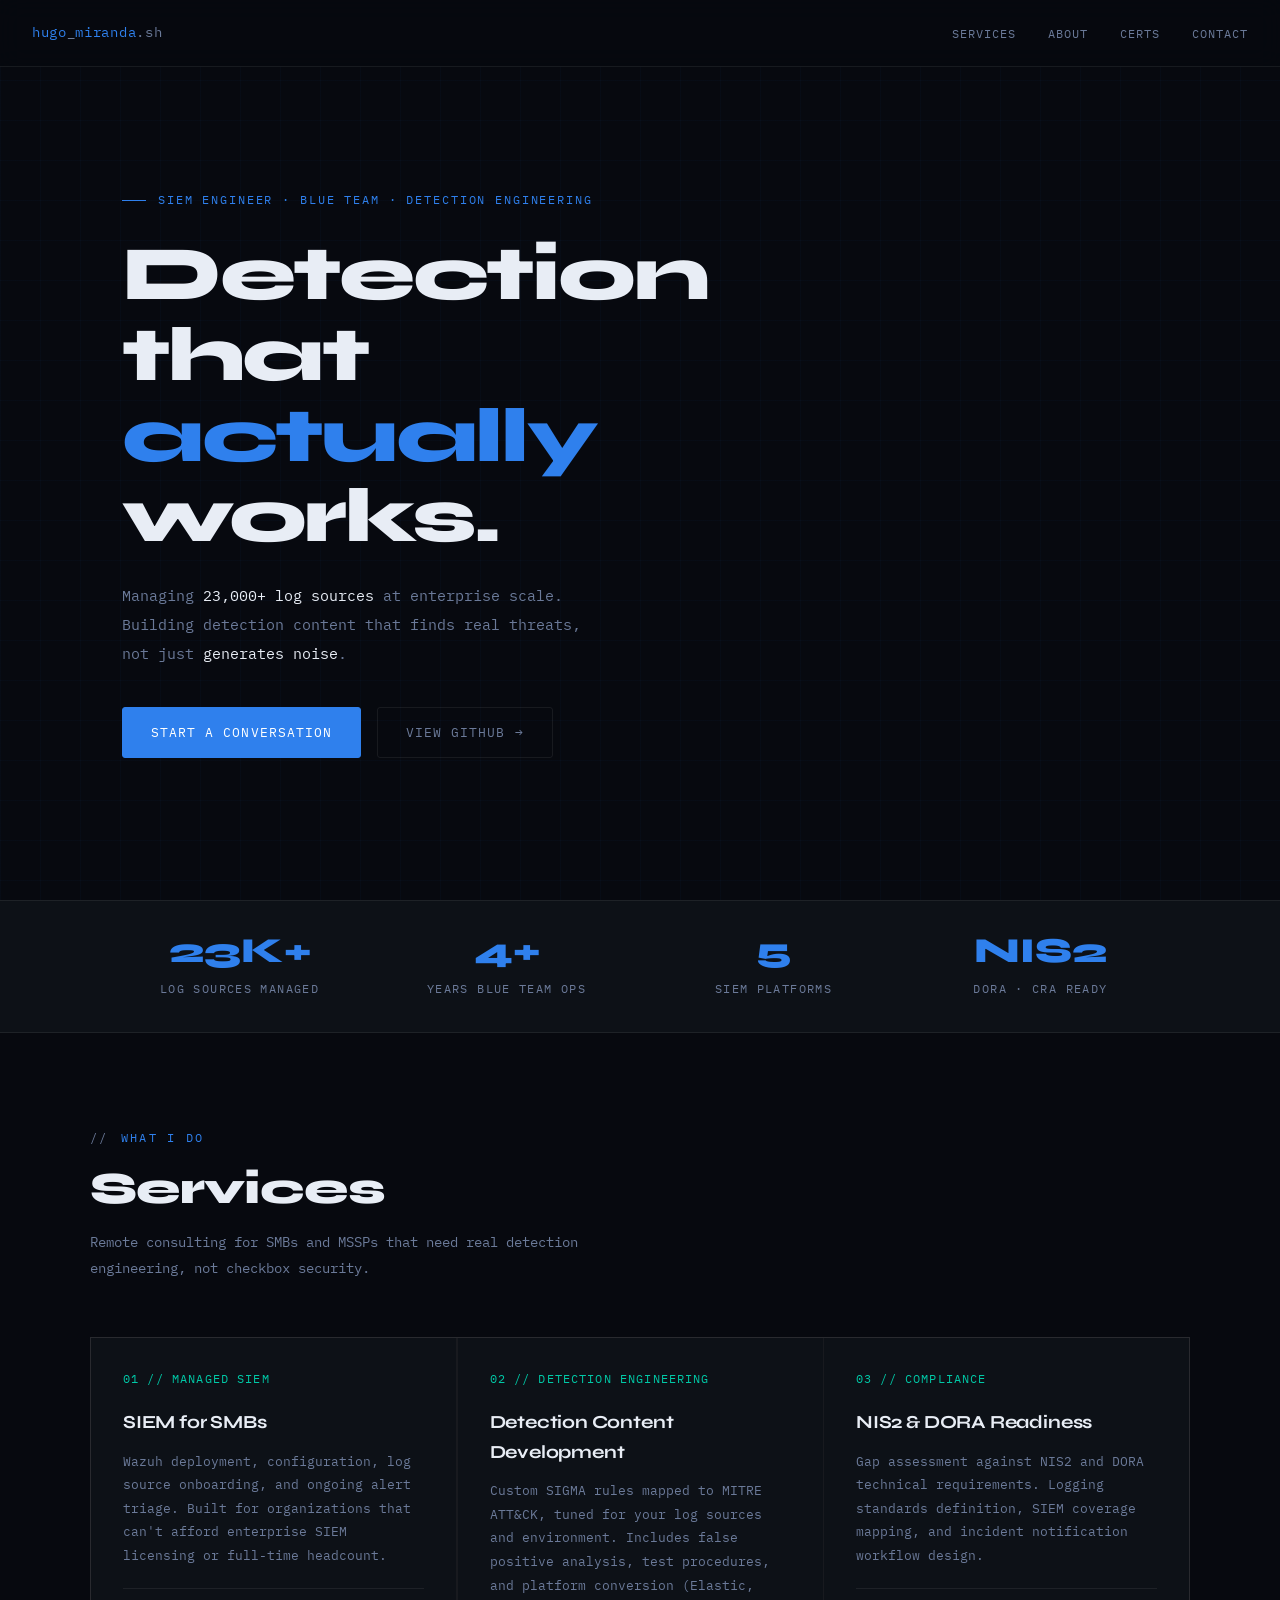
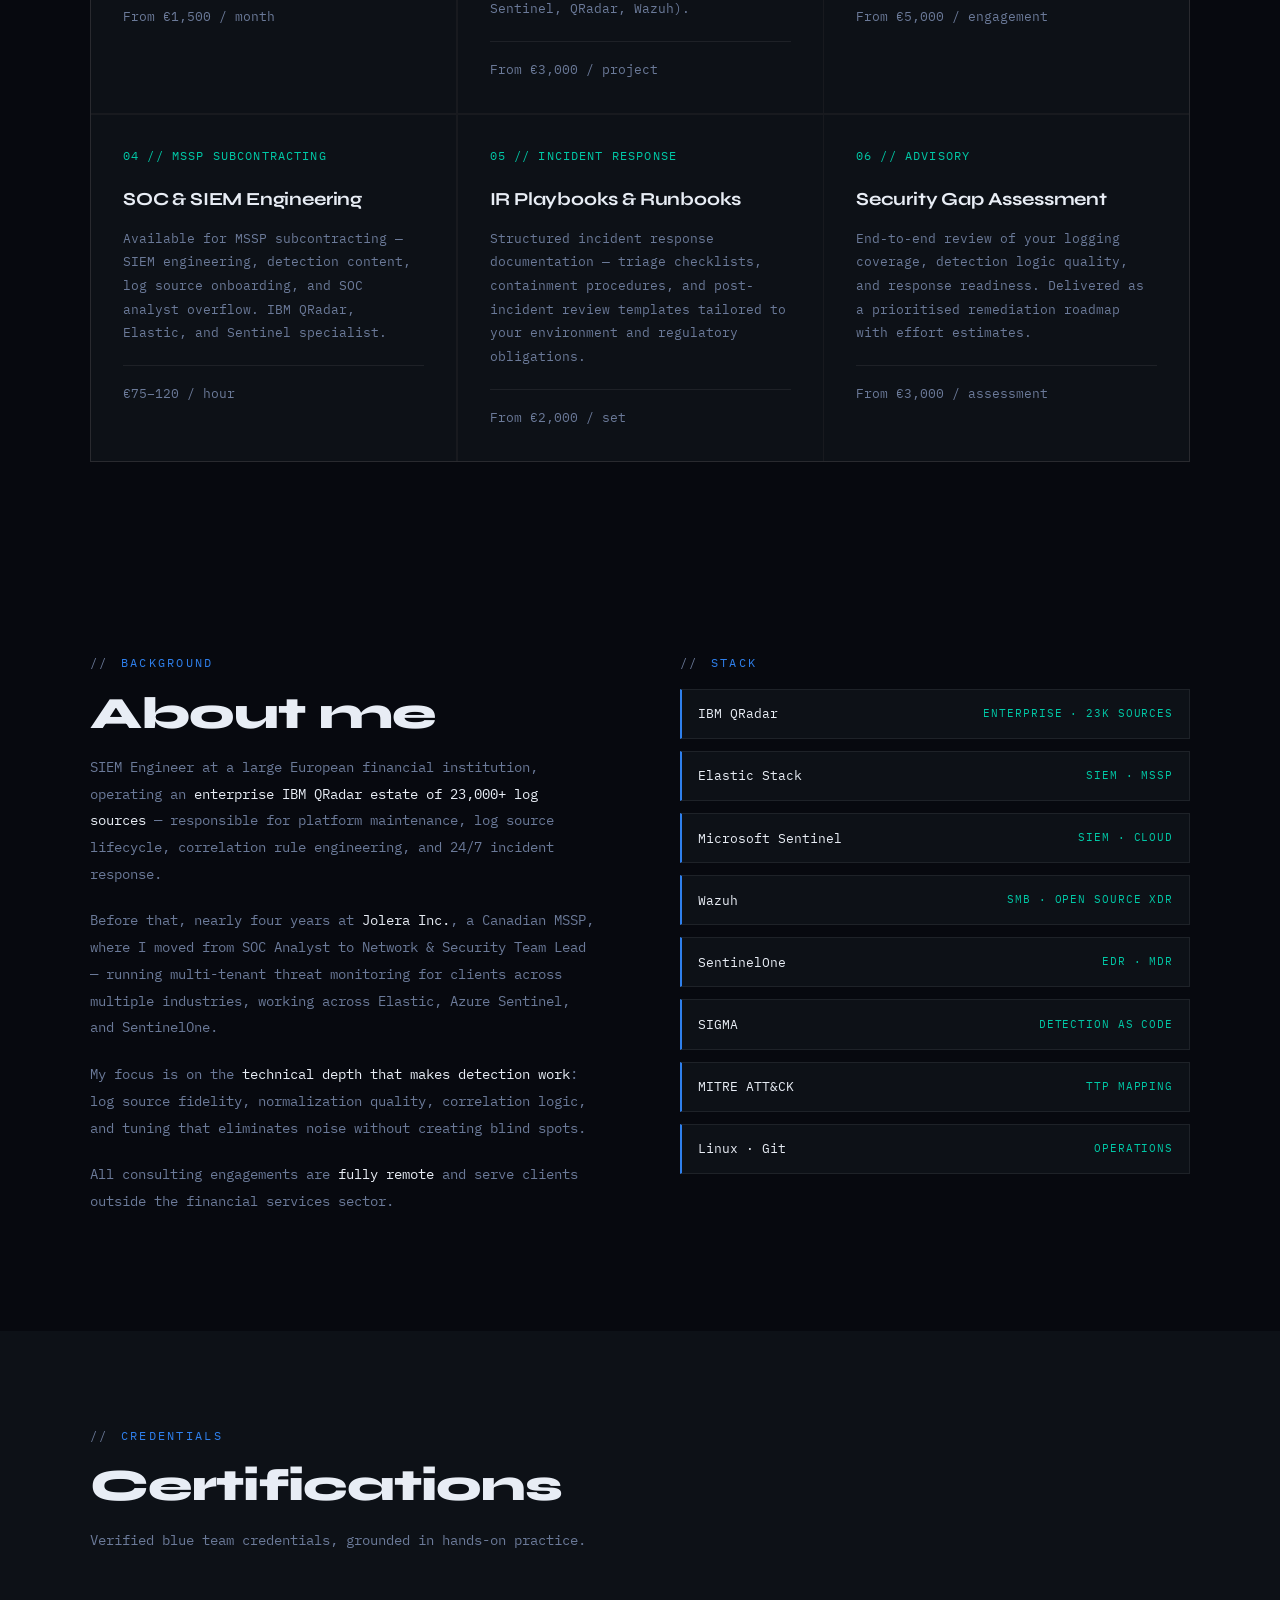
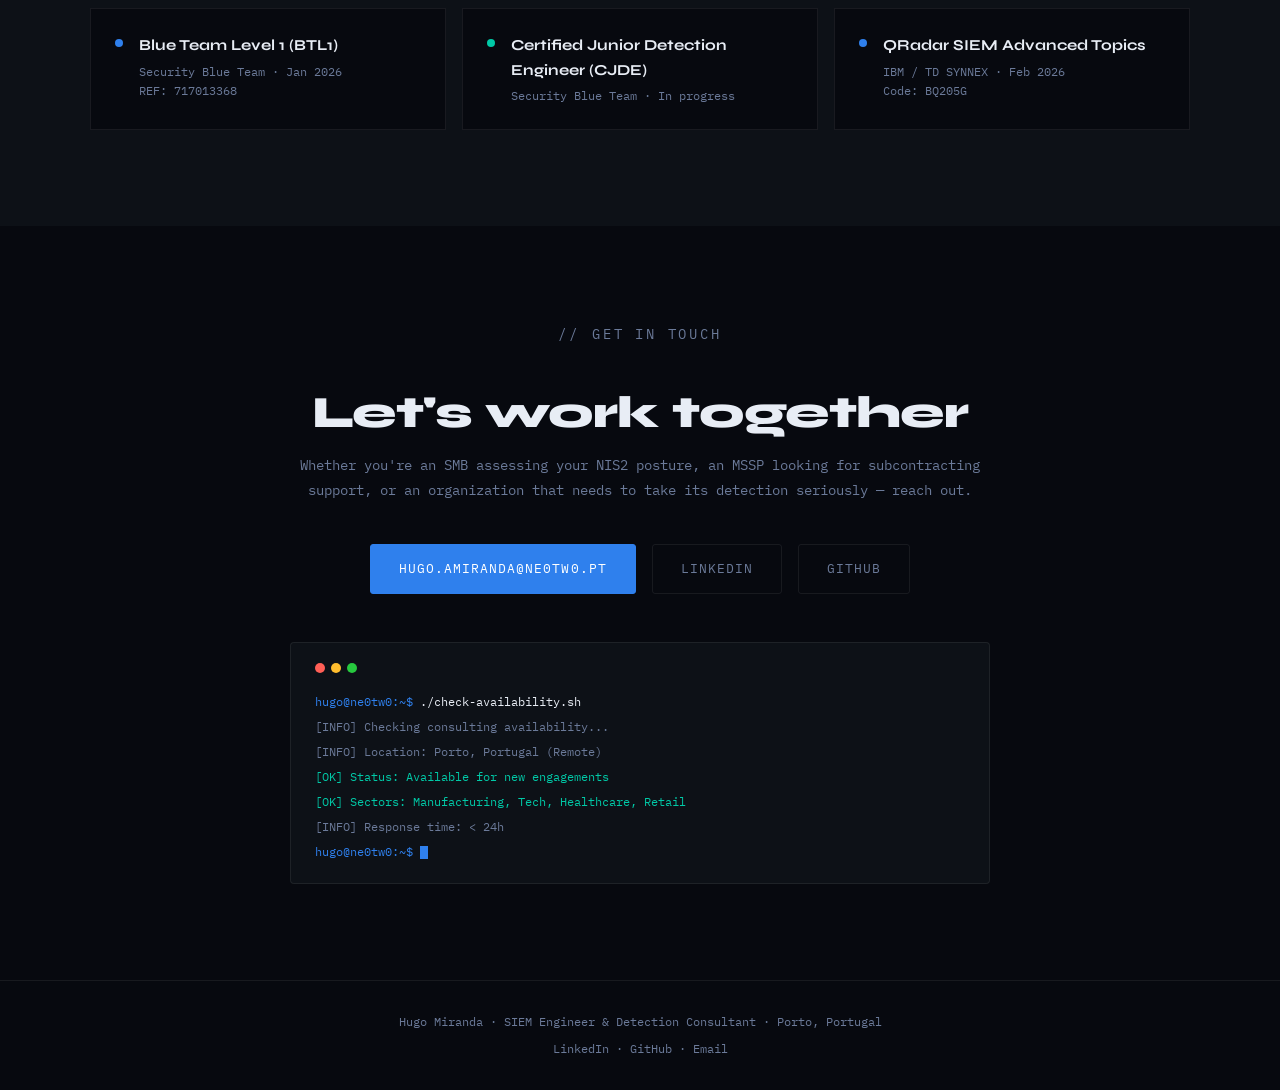
<file: index.html>
<!DOCTYPE html>
<html lang="en">
<head>
<meta charset="UTF-8">
<meta name="viewport" content="width=device-width, initial-scale=1.0">
<title>Hugo Miranda — SIEM Engineer & Detection Engineering</title>
<meta name="description" content="SIEM Engineer and Detection Engineering consultant. NIS2/DORA compliance, SIEM architecture for SMBs, and detection-as-code.">
<link rel="preconnect" href="https://fonts.googleapis.com">
<link href="https://fonts.googleapis.com/css2?family=Syne:wght@400;600;700;800&family=IBM+Plex+Mono:wght@300;400;500&display=swap" rel="stylesheet">
<style>
  *, *::before, *::after { box-sizing: border-box; margin: 0; padding: 0; }

  :root {
    --bg: #07090F;
    --bg2: #0D1117;
    --bg3: #131820;
    --accent: #2F80ED;
    --accent2: #00C9A7;
    --text: #E8EDF5;
    --muted: #6B7A99;
    --border: rgba(255,255,255,0.07);
    --mono: 'IBM Plex Mono', monospace;
    --display: 'Syne', sans-serif;
  }

  html { scroll-behavior: smooth; }

  body {
    background: var(--bg);
    color: var(--text);
    font-family: var(--display);
    line-height: 1.6;
    overflow-x: hidden;
  }

  /* Grid texture overlay */
  body::before {
    content: '';
    position: fixed;
    inset: 0;
    background-image:
      linear-gradient(rgba(47,128,237,0.03) 1px, transparent 1px),
      linear-gradient(90deg, rgba(47,128,237,0.03) 1px, transparent 1px);
    background-size: 40px 40px;
    pointer-events: none;
    z-index: 0;
  }

  /* NAV */
  nav {
    position: fixed;
    top: 0; left: 0; right: 0;
    z-index: 100;
    padding: 1.25rem 2rem;
    display: flex;
    justify-content: space-between;
    align-items: center;
    border-bottom: 1px solid var(--border);
    background: rgba(7,9,15,0.85);
    backdrop-filter: blur(12px);
  }

  .nav-logo {
    font-family: var(--mono);
    font-size: 0.85rem;
    color: var(--accent);
    letter-spacing: 0.05em;
    text-decoration: none;
  }

  .nav-logo span { color: var(--muted); }

  .nav-links {
    display: flex;
    gap: 2rem;
    list-style: none;
  }

  .nav-links a {
    font-family: var(--mono);
    font-size: 0.78rem;
    color: var(--muted);
    text-decoration: none;
    letter-spacing: 0.08em;
    text-transform: uppercase;
    transition: color 0.2s;
  }

  .nav-links a:hover { color: var(--text); }

  /* HERO */
  .hero {
    position: relative;
    min-height: 100vh;
    display: flex;
    align-items: center;
    padding: 8rem 2rem 5rem;
    max-width: 1100px;
    margin: 0 auto;
    z-index: 1;
  }

  .hero-content { max-width: 700px; }

  .hero-tag {
    font-family: var(--mono);
    font-size: 0.78rem;
    color: var(--accent);
    letter-spacing: 0.15em;
    text-transform: uppercase;
    margin-bottom: 1.5rem;
    display: flex;
    align-items: center;
    gap: 0.75rem;
  }

  .hero-tag::before {
    content: '';
    display: inline-block;
    width: 24px;
    height: 1px;
    background: var(--accent);
  }

  h1 {
    font-size: clamp(2.8rem, 6vw, 5rem);
    font-weight: 800;
    line-height: 1.05;
    letter-spacing: -0.03em;
    margin-bottom: 1.5rem;
  }

  h1 em {
    font-style: normal;
    color: var(--accent);
    position: relative;
  }

  .hero-sub {
    font-family: var(--mono);
    font-size: 0.95rem;
    color: var(--muted);
    line-height: 1.9;
    max-width: 560px;
    margin-bottom: 2.5rem;
  }

  .hero-sub strong {
    color: var(--text);
    font-weight: 400;
  }

  .hero-cta {
    display: flex;
    gap: 1rem;
    flex-wrap: wrap;
  }

  .btn {
    font-family: var(--mono);
    font-size: 0.82rem;
    letter-spacing: 0.08em;
    text-transform: uppercase;
    text-decoration: none;
    padding: 0.85rem 1.75rem;
    border-radius: 3px;
    transition: all 0.2s;
    display: inline-block;
  }

  .btn-primary {
    background: var(--accent);
    color: #fff;
    border: 1px solid var(--accent);
  }

  .btn-primary:hover {
    background: transparent;
    color: var(--accent);
  }

  .btn-ghost {
    background: transparent;
    color: var(--muted);
    border: 1px solid var(--border);
  }

  .btn-ghost:hover {
    border-color: var(--muted);
    color: var(--text);
  }

  /* STATS BAR */
  .stats {
    position: relative;
    z-index: 1;
    border-top: 1px solid var(--border);
    border-bottom: 1px solid var(--border);
    background: var(--bg2);
  }

  .stats-inner {
    max-width: 1100px;
    margin: 0 auto;
    padding: 2rem;
    display: grid;
    grid-template-columns: repeat(auto-fit, minmax(180px, 1fr));
    gap: 2rem;
  }

  .stat { text-align: center; }

  .stat-number {
    font-size: 2.2rem;
    font-weight: 800;
    color: var(--accent);
    display: block;
    line-height: 1;
    margin-bottom: 0.4rem;
  }

  .stat-label {
    font-family: var(--mono);
    font-size: 0.72rem;
    color: var(--muted);
    text-transform: uppercase;
    letter-spacing: 0.12em;
  }

  /* SECTION COMMON */
  section {
    position: relative;
    z-index: 1;
    padding: 6rem 2rem;
  }

  .section-inner { max-width: 1100px; margin: 0 auto; }

  .section-label {
    font-family: var(--mono);
    font-size: 0.72rem;
    color: var(--accent);
    letter-spacing: 0.2em;
    text-transform: uppercase;
    margin-bottom: 1rem;
    display: flex;
    align-items: center;
    gap: 0.75rem;
  }

  .section-label::before {
    content: '//';
    color: var(--muted);
  }

  h2 {
    font-size: clamp(1.8rem, 3.5vw, 2.8rem);
    font-weight: 800;
    letter-spacing: -0.02em;
    line-height: 1.1;
    margin-bottom: 1rem;
  }

  .section-desc {
    font-family: var(--mono);
    font-size: 0.9rem;
    color: var(--muted);
    max-width: 500px;
    line-height: 1.8;
    margin-bottom: 3.5rem;
  }

  /* SERVICES */
  .services-grid {
    display: grid;
    grid-template-columns: repeat(auto-fit, minmax(280px, 1fr));
    gap: 1.5px;
    background: var(--border);
    border: 1px solid var(--border);
  }

  .service-card {
    background: var(--bg2);
    padding: 2rem;
    transition: background 0.2s;
    position: relative;
    overflow: hidden;
  }

  .service-card::before {
    content: '';
    position: absolute;
    top: 0; left: 0; right: 0;
    height: 2px;
    background: var(--accent);
    transform: scaleX(0);
    transform-origin: left;
    transition: transform 0.3s;
  }

  .service-card:hover { background: var(--bg3); }
  .service-card:hover::before { transform: scaleX(1); }

  .service-icon {
    font-family: var(--mono);
    font-size: 0.72rem;
    color: var(--accent2);
    letter-spacing: 0.1em;
    margin-bottom: 1.25rem;
    display: block;
  }

  .service-card h3 {
    font-size: 1.15rem;
    font-weight: 700;
    margin-bottom: 0.75rem;
    letter-spacing: -0.01em;
  }

  .service-card p {
    font-family: var(--mono);
    font-size: 0.82rem;
    color: var(--muted);
    line-height: 1.8;
  }

  .service-price {
    font-family: var(--mono);
    font-size: 0.75rem;
    color: var(--accent);
    margin-top: 1.25rem;
    padding-top: 1rem;
    border-top: 1px solid var(--border);
  }

  /* ABOUT */
  .about-grid {
    display: grid;
    grid-template-columns: 1fr 1fr;
    gap: 5rem;
    align-items: start;
  }

  @media(max-width: 720px) {
    .about-grid { grid-template-columns: 1fr; gap: 3rem; }
    .nav-links { display: none; }
  }

  .about-text p {
    font-family: var(--mono);
    font-size: 0.88rem;
    color: var(--muted);
    line-height: 1.9;
    margin-bottom: 1.25rem;
  }

  .about-text p strong { color: var(--text); font-weight: 400; }

  .stack-list {
    display: flex;
    flex-direction: column;
    gap: 0.75rem;
  }

  .stack-item {
    display: flex;
    align-items: center;
    justify-content: space-between;
    padding: 0.85rem 1rem;
    border: 1px solid var(--border);
    border-left: 2px solid var(--accent);
    background: var(--bg2);
    font-family: var(--mono);
    font-size: 0.82rem;
  }

  .stack-item-name { color: var(--text); }

  .stack-item-tag {
    font-size: 0.7rem;
    color: var(--accent2);
    letter-spacing: 0.08em;
    text-transform: uppercase;
  }

  /* CERTS */
  .certs-section { background: var(--bg2); }

  .certs-grid {
    display: grid;
    grid-template-columns: repeat(auto-fit, minmax(260px, 1fr));
    gap: 1rem;
  }

  .cert-card {
    border: 1px solid var(--border);
    padding: 1.5rem;
    display: flex;
    gap: 1rem;
    align-items: flex-start;
    background: var(--bg);
    transition: border-color 0.2s;
  }

  .cert-card:hover { border-color: rgba(47,128,237,0.4); }

  .cert-dot {
    width: 8px;
    height: 8px;
    border-radius: 50%;
    background: var(--accent);
    margin-top: 6px;
    flex-shrink: 0;
  }

  .cert-dot.inprogress { background: var(--accent2); animation: pulse 2s infinite; }

  @keyframes pulse {
    0%, 100% { opacity: 1; }
    50% { opacity: 0.3; }
  }

  .cert-name {
    font-size: 0.95rem;
    font-weight: 700;
    margin-bottom: 0.25rem;
  }

  .cert-meta {
    font-family: var(--mono);
    font-size: 0.75rem;
    color: var(--muted);
  }

  /* CONTACT */
  .contact-inner {
    max-width: 700px;
    margin: 0 auto;
    text-align: center;
  }

  .contact-inner h2 { margin-bottom: 1rem; }

  .contact-inner p {
    font-family: var(--mono);
    font-size: 0.88rem;
    color: var(--muted);
    line-height: 1.8;
    margin-bottom: 2.5rem;
  }

  .contact-links {
    display: flex;
    gap: 1rem;
    justify-content: center;
    flex-wrap: wrap;
  }

  /* TERMINAL BLOCK */
  .terminal {
    background: #0D1117;
    border: 1px solid var(--border);
    border-radius: 4px;
    padding: 1.25rem 1.5rem;
    font-family: var(--mono);
    font-size: 0.78rem;
    line-height: 2;
    margin-top: 3rem;
    text-align: left;
  }

  .terminal-bar {
    display: flex;
    gap: 6px;
    margin-bottom: 1rem;
  }

  .t-dot {
    width: 10px; height: 10px;
    border-radius: 50%;
  }

  .t-dot:nth-child(1) { background: #FF5F56; }
  .t-dot:nth-child(2) { background: #FFBD2E; }
  .t-dot:nth-child(3) { background: #27C93F; }

  .t-prompt { color: var(--accent); }
  .t-cmd { color: var(--text); }
  .t-out { color: var(--muted); }
  .t-ok { color: var(--accent2); }

  .cursor {
    display: inline-block;
    width: 8px;
    height: 1em;
    background: var(--accent);
    vertical-align: text-bottom;
    animation: blink 1.2s step-end infinite;
  }

  @keyframes blink {
    0%, 100% { opacity: 1; }
    50% { opacity: 0; }
  }

  /* FOOTER */
  footer {
    position: relative;
    z-index: 1;
    border-top: 1px solid var(--border);
    padding: 2rem;
    text-align: center;
    font-family: var(--mono);
    font-size: 0.72rem;
    color: var(--muted);
  }

  footer a { color: var(--muted); text-decoration: none; }
  footer a:hover { color: var(--text); }

  /* FADE IN */
  .fade-in {
    opacity: 0;
    transform: translateY(20px);
    transition: opacity 0.6s ease, transform 0.6s ease;
  }
  .fade-in.visible { opacity: 1; transform: translateY(0); }
</style>
</head>
<body>

<nav>
  <a class="nav-logo" href="#">hugo<span>_</span>miranda<span>.sh</span></a>
  <ul class="nav-links">
    <li><a href="#services">Services</a></li>
    <li><a href="#about">About</a></li>
    <li><a href="#certs">Certs</a></li>
    <li><a href="#contact">Contact</a></li>
  </ul>
</nav>

<!-- HERO -->
<div class="hero">
  <div class="hero-content">
    <p class="hero-tag">SIEM Engineer · Blue Team · Detection Engineering</p>
    <h1>Detection<br>that <em>actually</em><br>works.</h1>
    <p class="hero-sub">
      Managing <strong>23,000+ log sources</strong> at enterprise scale.<br>
      Building detection content that finds real threats,<br>
      not just <strong>generates noise</strong>.
    </p>
    <div class="hero-cta">
      <a href="#contact" class="btn btn-primary">Start a conversation</a>
      <a href="https://github.com/m1ran4a" target="_blank" class="btn btn-ghost">View GitHub →</a>
    </div>
  </div>
</div>

<!-- STATS -->
<div class="stats">
  <div class="stats-inner">
    <div class="stat">
      <span class="stat-number">23K+</span>
      <span class="stat-label">Log sources managed</span>
    </div>
    <div class="stat">
      <span class="stat-number">4+</span>
      <span class="stat-label">Years blue team ops</span>
    </div>
    <div class="stat">
      <span class="stat-number">5</span>
      <span class="stat-label">SIEM platforms</span>
    </div>
    <div class="stat">
      <span class="stat-number">NIS2</span>
      <span class="stat-label">DORA · CRA ready</span>
    </div>
  </div>
</div>

<!-- SERVICES -->
<section id="services">
  <div class="section-inner">
    <div class="fade-in">
      <p class="section-label">What I do</p>
      <h2>Services</h2>
      <p class="section-desc">Remote consulting for SMBs and MSSPs that need real detection engineering, not checkbox security.</p>
    </div>

    <div class="services-grid fade-in">
      <div class="service-card">
        <span class="service-icon">01 // MANAGED SIEM</span>
        <h3>SIEM for SMBs</h3>
        <p>Wazuh deployment, configuration, log source onboarding, and ongoing alert triage. Built for organizations that can't afford enterprise SIEM licensing or full-time headcount.</p>
        <p class="service-price">From €1,500 / month</p>
      </div>

      <div class="service-card">
        <span class="service-icon">02 // DETECTION ENGINEERING</span>
        <h3>Detection Content Development</h3>
        <p>Custom SIGMA rules mapped to MITRE ATT&CK, tuned for your log sources and environment. Includes false positive analysis, test procedures, and platform conversion (Elastic, Sentinel, QRadar, Wazuh).</p>
        <p class="service-price">From €3,000 / project</p>
      </div>

      <div class="service-card">
        <span class="service-icon">03 // COMPLIANCE</span>
        <h3>NIS2 & DORA Readiness</h3>
        <p>Gap assessment against NIS2 and DORA technical requirements. Logging standards definition, SIEM coverage mapping, and incident notification workflow design.</p>
        <p class="service-price">From €5,000 / engagement</p>
      </div>

      <div class="service-card">
        <span class="service-icon">04 // MSSP SUBCONTRACTING</span>
        <h3>SOC & SIEM Engineering</h3>
        <p>Available for MSSP subcontracting — SIEM engineering, detection content, log source onboarding, and SOC analyst overflow. IBM QRadar, Elastic, and Sentinel specialist.</p>
        <p class="service-price">€75–120 / hour</p>
      </div>

      <div class="service-card">
        <span class="service-icon">05 // INCIDENT RESPONSE</span>
        <h3>IR Playbooks & Runbooks</h3>
        <p>Structured incident response documentation — triage checklists, containment procedures, and post-incident review templates tailored to your environment and regulatory obligations.</p>
        <p class="service-price">From €2,000 / set</p>
      </div>

      <div class="service-card">
        <span class="service-icon">06 // ADVISORY</span>
        <h3>Security Gap Assessment</h3>
        <p>End-to-end review of your logging coverage, detection logic quality, and response readiness. Delivered as a prioritised remediation roadmap with effort estimates.</p>
        <p class="service-price">From €3,000 / assessment</p>
      </div>
    </div>
  </div>
</section>

<!-- ABOUT -->
<section id="about">
  <div class="section-inner">
    <div class="about-grid">
      <div class="fade-in">
        <p class="section-label">Background</p>
        <h2>About me</h2>
        <div class="about-text">
          <p>SIEM Engineer at a large European financial institution, operating an <strong>enterprise IBM QRadar estate of 23,000+ log sources</strong> — responsible for platform maintenance, log source lifecycle, correlation rule engineering, and 24/7 incident response.</p>
          <p>Before that, nearly four years at <strong>Jolera Inc.</strong>, a Canadian MSSP, where I moved from SOC Analyst to Network & Security Team Lead — running multi-tenant threat monitoring for clients across multiple industries, working across Elastic, Azure Sentinel, and SentinelOne.</p>
          <p>My focus is on the <strong>technical depth that makes detection work</strong>: log source fidelity, normalization quality, correlation logic, and tuning that eliminates noise without creating blind spots.</p>
          <p>All consulting engagements are <strong>fully remote</strong> and serve clients outside the financial services sector.</p>
        </div>
      </div>

      <div class="fade-in">
        <p class="section-label">Stack</p>
        <div class="stack-list">
          <div class="stack-item">
            <span class="stack-item-name">IBM QRadar</span>
            <span class="stack-item-tag">Enterprise · 23K sources</span>
          </div>
          <div class="stack-item">
            <span class="stack-item-name">Elastic Stack</span>
            <span class="stack-item-tag">SIEM · MSSP</span>
          </div>
          <div class="stack-item">
            <span class="stack-item-name">Microsoft Sentinel</span>
            <span class="stack-item-tag">SIEM · Cloud</span>
          </div>
          <div class="stack-item">
            <span class="stack-item-name">Wazuh</span>
            <span class="stack-item-tag">SMB · Open Source XDR</span>
          </div>
          <div class="stack-item">
            <span class="stack-item-name">SentinelOne</span>
            <span class="stack-item-tag">EDR · MDR</span>
          </div>
          <div class="stack-item">
            <span class="stack-item-name">SIGMA</span>
            <span class="stack-item-tag">Detection as Code</span>
          </div>
          <div class="stack-item">
            <span class="stack-item-name">MITRE ATT&CK</span>
            <span class="stack-item-tag">TTP Mapping</span>
          </div>
          <div class="stack-item">
            <span class="stack-item-name">Linux · Git</span>
            <span class="stack-item-tag">Operations</span>
          </div>
        </div>
      </div>
    </div>
  </div>
</section>

<!-- CERTS -->
<section id="certs" class="certs-section">
  <div class="section-inner">
    <div class="fade-in">
      <p class="section-label">Credentials</p>
      <h2>Certifications</h2>
      <p class="section-desc">Verified blue team credentials, grounded in hands-on practice.</p>
    </div>

    <div class="certs-grid fade-in">
      <div class="cert-card">
        <div class="cert-dot"></div>
        <div>
          <p class="cert-name">Blue Team Level 1 (BTL1)</p>
          <p class="cert-meta">Security Blue Team · Jan 2026<br>REF: 717013368</p>
        </div>
      </div>

      <div class="cert-card">
        <div class="cert-dot inprogress"></div>
        <div>
          <p class="cert-name">Certified Junior Detection Engineer (CJDE)</p>
          <p class="cert-meta">Security Blue Team · In progress</p>
        </div>
      </div>

      <div class="cert-card">
        <div class="cert-dot"></div>
        <div>
          <p class="cert-name">QRadar SIEM Advanced Topics</p>
          <p class="cert-meta">IBM / TD SYNNEX · Feb 2026<br>Code: BQ205G</p>
        </div>
      </div>
    </div>
  </div>
</section>

<!-- CONTACT -->
<section id="contact">
  <div class="contact-inner fade-in">
    <p class="section-label" style="justify-content:center">Get in touch</p>
    <h2>Let's work together</h2>
    <p>Whether you're an SMB assessing your NIS2 posture, an MSSP looking for subcontracting support, or an organization that needs to take its detection seriously — reach out.</p>

    <div class="contact-links">
      <a href="mailto:hugo.amiranda@ne0tw0.pt" class="btn btn-primary">hugo.amiranda@ne0tw0.pt</a>
      <a href="https://linkedin.com/in/m1ran4a" target="_blank" class="btn btn-ghost">LinkedIn</a>
      <a href="https://github.com/m1ran4a" target="_blank" class="btn btn-ghost">GitHub</a>
    </div>

    <div class="terminal">
      <div class="terminal-bar">
        <div class="t-dot"></div>
        <div class="t-dot"></div>
        <div class="t-dot"></div>
      </div>
      <div><span class="t-prompt">hugo@ne0tw0:~$</span> <span class="t-cmd">./check-availability.sh</span></div>
      <div><span class="t-out">[INFO] Checking consulting availability...</span></div>
      <div><span class="t-out">[INFO] Location: Porto, Portugal (Remote)</span></div>
      <div><span class="t-ok">[OK]   Status: Available for new engagements</span></div>
      <div><span class="t-ok">[OK]   Sectors: Manufacturing, Tech, Healthcare, Retail</span></div>
      <div><span class="t-out">[INFO] Response time: &lt; 24h</span></div>
      <div><span class="t-prompt">hugo@ne0tw0:~$</span> <span class="cursor"></span></div>
    </div>
  </div>
</section>

<footer>
  <p>Hugo Miranda · SIEM Engineer & Detection Consultant · Porto, Portugal</p>
  <p style="margin-top:0.5rem">
    <a href="https://linkedin.com/in/m1ran4a">LinkedIn</a> ·
    <a href="https://github.com/m1ran4a">GitHub</a> ·
    <a href="mailto:hugo.amiranda@ne0tw0.pt">Email</a>
  </p>
</footer>

<script>
  const observer = new IntersectionObserver((entries) => {
    entries.forEach((e, i) => {
      if (e.isIntersecting) {
        setTimeout(() => e.target.classList.add('visible'), i * 100);
      }
    });
  }, { threshold: 0.1 });

  document.querySelectorAll('.fade-in').forEach(el => observer.observe(el));
</script>

</body>
</html>
</file>
